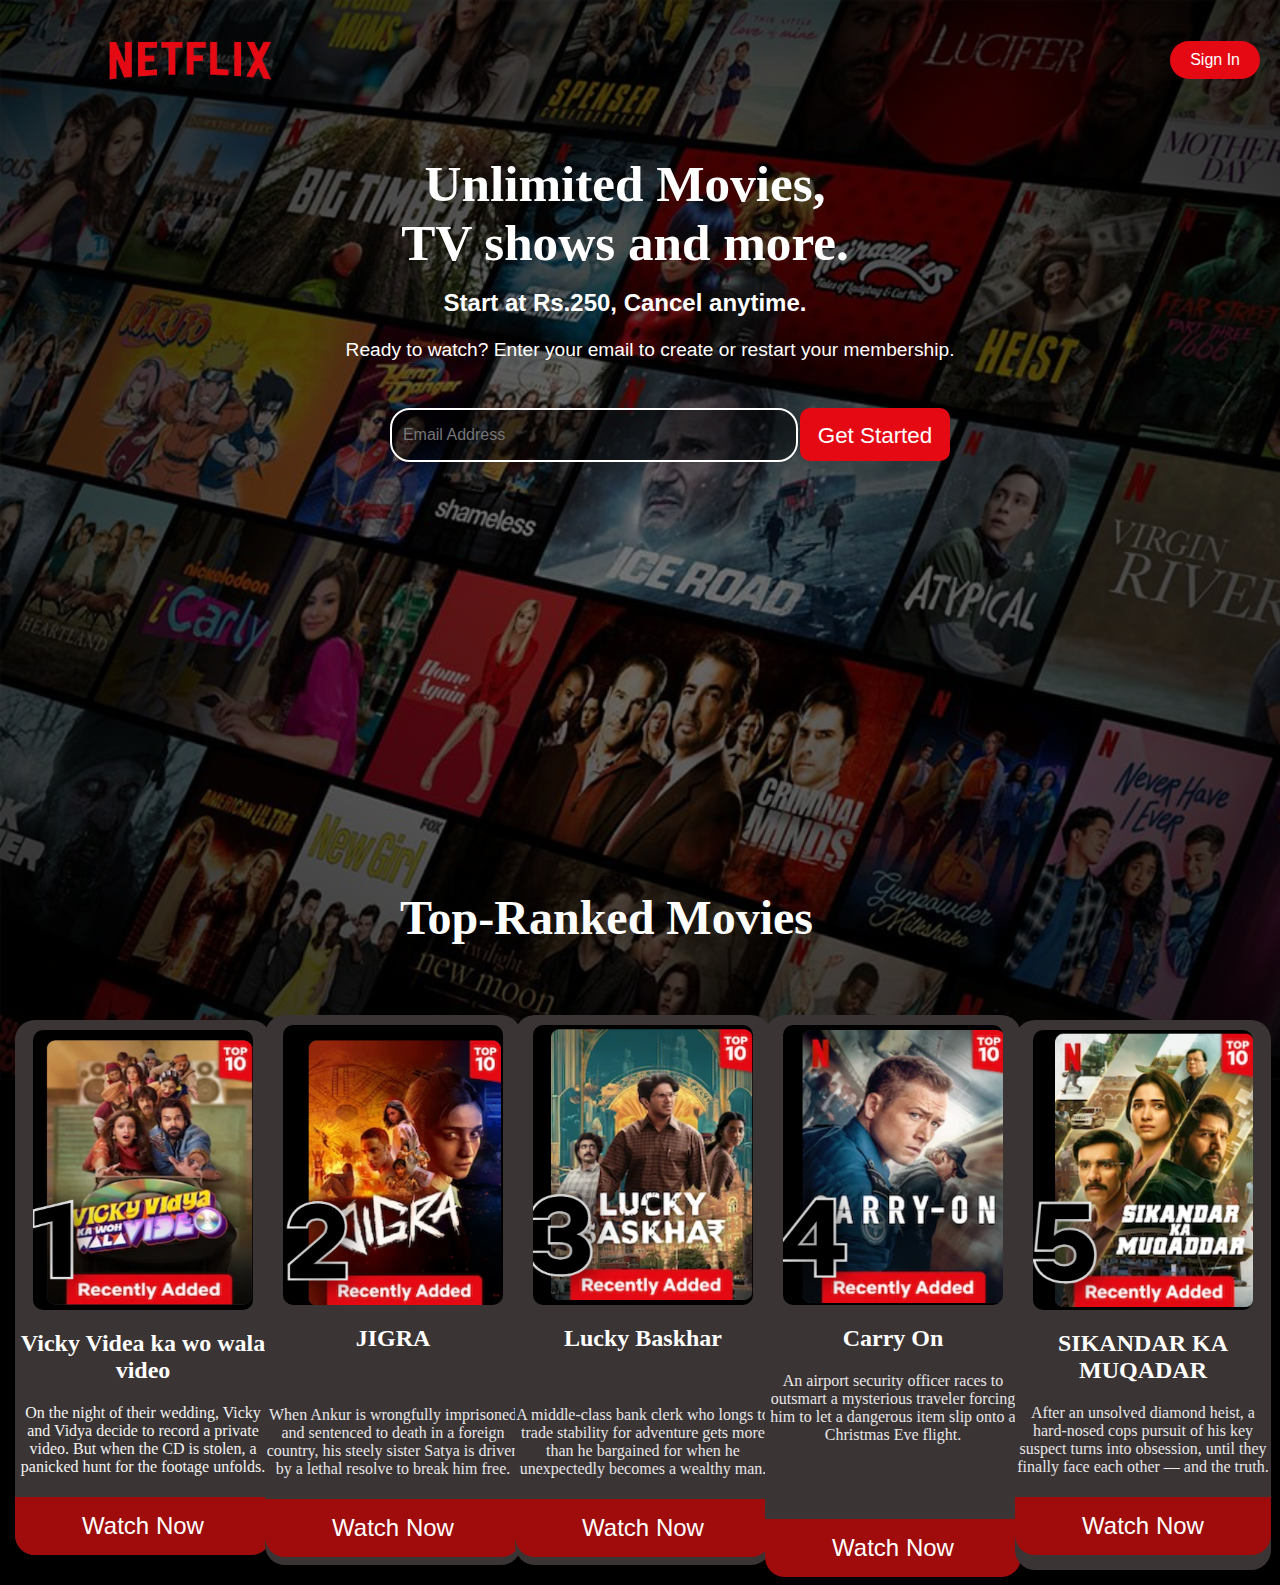
<file: index.html>
<!DOCTYPE html>
<html>

<head>
    <title>Netflix</title>
    <link rel="stylesheet" href="project1.css">
   
</head>

<body>
    <div class="root">
        <nav class="nav_bar">
            <img class="img_logo" src="NetflixLogo.png">
            <div>><a class=" btn_sign_in" href="http://127.0.0.1:5500/Project2.html">Sign In</a></div>
        </nav>
    </div>
    <!-- <div> -->
         <style>
            body {
                background-image: radial-gradient(rgba(0, 0, 0, 0.4), rgba(0, 0, 0, 0.8)), url("NetflixBackround.jpg");
                background-size: cover;
                margin: 0;
                height: 120vh;
                text-align: center;
                justify-content: center;
                background-repeat: no-repeat;
                background-color: black;
            }
        </style>
        <div>
            <div class="main_titles_container">
                <h1 class="main_title">Unlimited Movies, TV shows and more.</h1>
                <h2 class="main_subtitle">Start at Rs.250, Cancel anytime.</h2>
                <p class="main_text">Ready to watch? Enter your email to create or restart your membership.</p>
            </div>
            <div>
                <input class="mail_email_container_input" type="email" placeholder="  Email Address">
                <button id="btn">Get Started</button>
            </div>

        </div>
    <!-- </div> -->

    <div>
        <h2 class="ranked_movies"> Top-Ranked Movies</h2><br>
    </div>

    <div class="boxes">
        <div class="box1">
            <div class="content1">
                <img src="movie1.png" alt="">
                <h2 class="movie1_name">Vicky Videa ka wo wala video</video></h2>
                <p class="description1" style="color: rgb(244, 244, 244);">On the night of their wedding, Vicky and
                    Vidya decide to record a private video. But when the CD is stolen, a panicked hunt for the footage
                    unfolds.</p>
                <a href="#"><button class="watch1">Watch Now</button></a>
            </div>
        </div>
        <div class="box2">
            <div class="content2">
                <img src="movie2.png" alt="">
                <h2 class="movie2_name">JIGRA</h2><br>
                <p>When Ankur is wrongfully imprisoned and sentenced to death in a foreign country, his steely sister
                    Satya is driven by a lethal resolve to break him free.</p>
                <a href="#"><button class="watch2">Watch Now</button></a>
            </div>
        </div>
        <div class="box3">
            <div class="content3">
                <img src="movie3.png" alt="">
                <h2 class="movie3_name">Lucky Baskhar</h2><br>
                <p>A middle-class bank clerk who longs to trade stability for adventure gets more than he bargained for
                    when he unexpectedly becomes a wealthy man.</p>
                <a href="#"><button class="watch3">Watch Now</button></a>
            </div>
        </div>
        <div class="box4">
            <div class="content4">
                <img src="movie4.png" alt="">
                <h2 class="movie4_name">Carry On</h2>
                <p>An airport security officer races to outsmart a mysterious traveler forcing him to let a dangerous
                    item slip onto a Christmas Eve flight.</p><br><br><br>
                <a href="#"><button class="watch4">Watch Now</button></a>
            </div>
        </div>
        <div class="box5">
            <div class="content5">
                <img src="movie5.png" alt="">
                <h2 class="movie5_name">SIKANDAR KA MUQADAR</h2>
                <p>After an unsolved diamond heist, a hard-nosed cops pursuit of his key suspect turns into obsession,
                    until they finally face each other — and the truth.</p>
                <a href="#"><button class="watch5">Watch Now</button></a>
            </div>
        </div>


    </div>
</body>

</html>
</file>
<file: project1.css>
body {
    padding: 0px;
    margin: 0px;
    overflow-x: hidden;
    height: 1000px;
    
}
.img_logo {
    width: 15%;
    height: 100px;
    position: relative;right: 400px;
}
.btn_sign_in {
    background-color: #e50914;
    color: white;
    text-decoration: none;
    cursor: pointer;
    display: inline-block;
    
    padding-left: 20px;
    padding-right: 20px;
    padding-top: 10px;
    padding-bottom: 10px;
    border-radius: 30px;
}

.btn_sign_in :hover {
    background-color: darkred
    
}
.nav_bar {
    height: 80px;
    display: flex;
    justify-content: space-between;
    align-items: center;
    padding-left: 20px;
    padding-right: 20px;
    padding-top: 20px;
    padding-bottom: 20px;
    border-radius: 20px;
    font-family: Arial, Helvetica, sans-serif;
}

.main_titles_container {
    color: white;

    text-align: center;
    width: 50%;
}
.main_title {
    font-size: 3.2em;
    padding-left: 400px;
    height: 100px;
    width: 450px;
}
.main_subtitle {
    font-family: Arial, Helvetica, sans-serif;
    font-size: 1.5em;
    padding-left: 400px;
    height: 30px;
    width: 450px;
}
.main_text {
    font-family: Arial, Helvetica, sans-serif;
    font-size: 1.2em;
    padding-left: 300px;
    height: 50px;
    width: 700px;
    color: white;
}
.root {
    
    background-size: 100% 100%;
    background-repeat: no-repeat;
}

.mail_email_container_input {
    outline: none;
    border: none;
    font-size: 12pt;
    height: 48px;
    width: 400px;
    position:absolute;
    left: 390px;
    background-color: rgba(0, 0, 0, 0.441);
    color: white;
    border: 2px solid white;
    border-radius: 20px;
}
#btn {
    cursor: pointer;
    font-family: Arial, Helvetica, sans-serif;
    background-color: #e50914;
    color: white;
    font-size: 1.4em;
    text-align: center;
    height: 53px;
    position: absolute;top: 403px;
    position: absolute;
    left: 800px;
    width: 150px;
    border-radius: 10px;
    border-color: #e50914;

}
#btn:hover {
    
    background-color: darkred;
    border-color:darkred;
}
.ranked_movies {
    color: white;
    position: absolute;top: 850px;
    font-size: 36pt;
    left: 400px;

}
.box1 {
    display: flex;
    flex-wrap: wrap;
    width: 100%;
    justify-content: left;
    align-items: center;
    position: absolute;
    top: 1000px;
    border: rgb(244, 240, 240);
    background-color: transparent;
    margin: 5px 0px;

}

.content1 {
    width: 20%;

    margin:  15px;
    box-sizing: border-box;
    float: left;
    text-align: center;
    border-radius: 20px;
    cursor: pointer;
    padding-top: 10px;

    background: rgb(58, 52, 52)
    
}

.content1:hover {
   background-color: black;
}
.watch1 {
    /* margin: 10px 0px; */
    background: rgb(160, 11, 11);
    padding-bottom: 15px;
}

.watch1:hover {
    color: white;
    background-color: black;
}
.box2 {
    display: flex;
    flex-wrap: wrap;
    width: 100%;
    justify-content: left 200px;
    align-items: center;
    position: absolute;
    top: 970px;
    border: rgb(244, 240, 240);
    background-color: transparent;
    margin: 30px 250px;
}

.content2 {
    width: 20%;
    margin: 15px;
    box-sizing: border-box;
    float: left;
    text-align: center;
    border-radius: 20px;
    cursor: pointer;
    padding-top: 10px;
    height: 550px;
    background: rgb(58, 52, 52)
}

.content2:hover {
   background-color: black;
}
.watch2 {
    background: rgb(160, 11, 11);
}

.watch2:hover {
    color: white;
    background-color: black;
}
.box3 {
    display: flex;
    flex-wrap: wrap;
    width: 100%;
    justify-content: left 200px;
    align-items: center;
    position: absolute;
    top: 970px;
    border: rgb(244, 240, 240);
    background-color: transparent;
    margin: 30px 500px;
}

.content3 {
    width: 20%;
    margin: 15px;
    box-sizing: border-box;
    float: left;
    text-align: center;
    border-radius: 20px;
    cursor: pointer;
    padding-top: 10px;
    height: 550px;
    background: rgb(58, 52, 52)
}

.content3:hover {
   background-color: black;
}
.watch3 {
    background: rgb(160, 11, 11);
}

.watch3:hover {
    color: white;
    background-color: black;
}
.box4 {
    display: flex;
    flex-wrap: wrap;
    width: 100%;
    justify-content: left 200px;
    align-items: center;
    position: absolute;
    top: 970px;
    border: rgb(244, 240, 240);
    background-color: transparent;
    margin: 30px 750px;
}

.content4 {
    width: 20%;
    margin: 15px;
    box-sizing: border-box;
    float: left;
    text-align: center;
    border-radius: 20px;
    cursor: pointer;
    padding-top: 10px;
    height: 550px;
    background: rgb(58, 52, 52)
}

.content4:hover {
   background-color: black;
}
.watch4 {
    background: rgb(160, 11, 11);
}

.watch4:hover {
    color: white;
    background-color: black;
}
.box5 {
    display: flex;
    flex-wrap: wrap;
    width: 100%;
    justify-content: left 200px;
    align-items: center;
    position: absolute;
    top: 970px;
    border: rgb(244, 240, 240);
    background-color: transparent;
    margin: 35px 1000px;
}

.content5 {
    width: 20%;
    margin: 15px;
    box-sizing: border-box;
    float: left;
    text-align: center;
    border-radius: 20px;
    cursor: pointer;
    padding-top: 10px;
    height: 550px;
    background: rgb(58, 52, 52)
}

.content5:hover {
   background-color: black;
    
}
.watch5 {
    background: rgb(160, 11, 11);
}

.watch5:hover {
    color: white;
    background-color: black;
}

img {
    width: 220px;
    height: 280px;
    border-radius: 10px;
    text-align: center;
    margin: 0 auto;
    display: block;
}

p {
    text-align: center;
    color: rgb(232, 231, 234);
    padding-top: 0 8px;
}

button {
    text-align: center;
    font-size: 24px;
    color: white;
    width: 100%;
    padding: 15px;
    border: 0;
    outline: none;
    cursor: pointer;
    margin-top: 5px;
    border-bottom-right-radius: 20px;
    border-bottom-left-radius: 20px;
}


.movie1_name {
    color: white;
}
.movie2_name {
    color: white;
}
.movie3_name {
    color: white;
}
.movie4_name {
    color: white;
}
.movie5_name {
    color: white;
}
</file>
